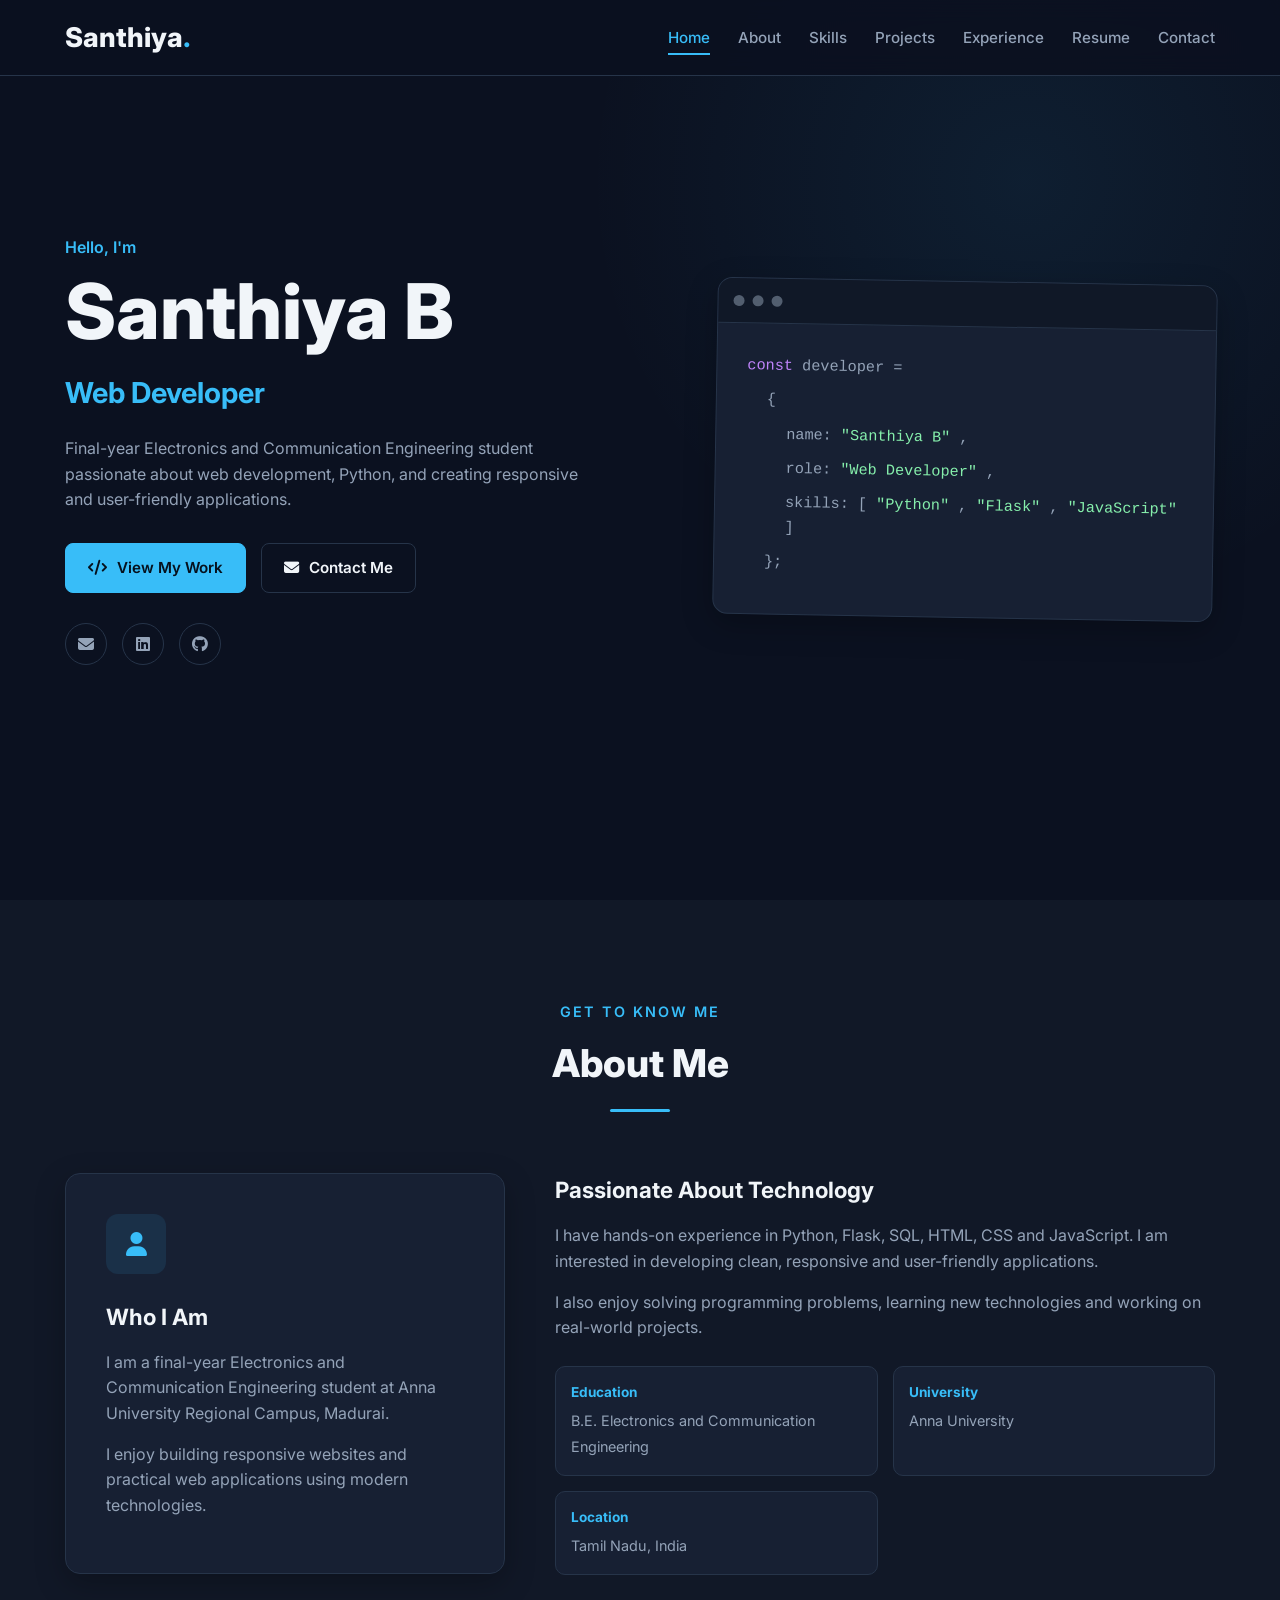
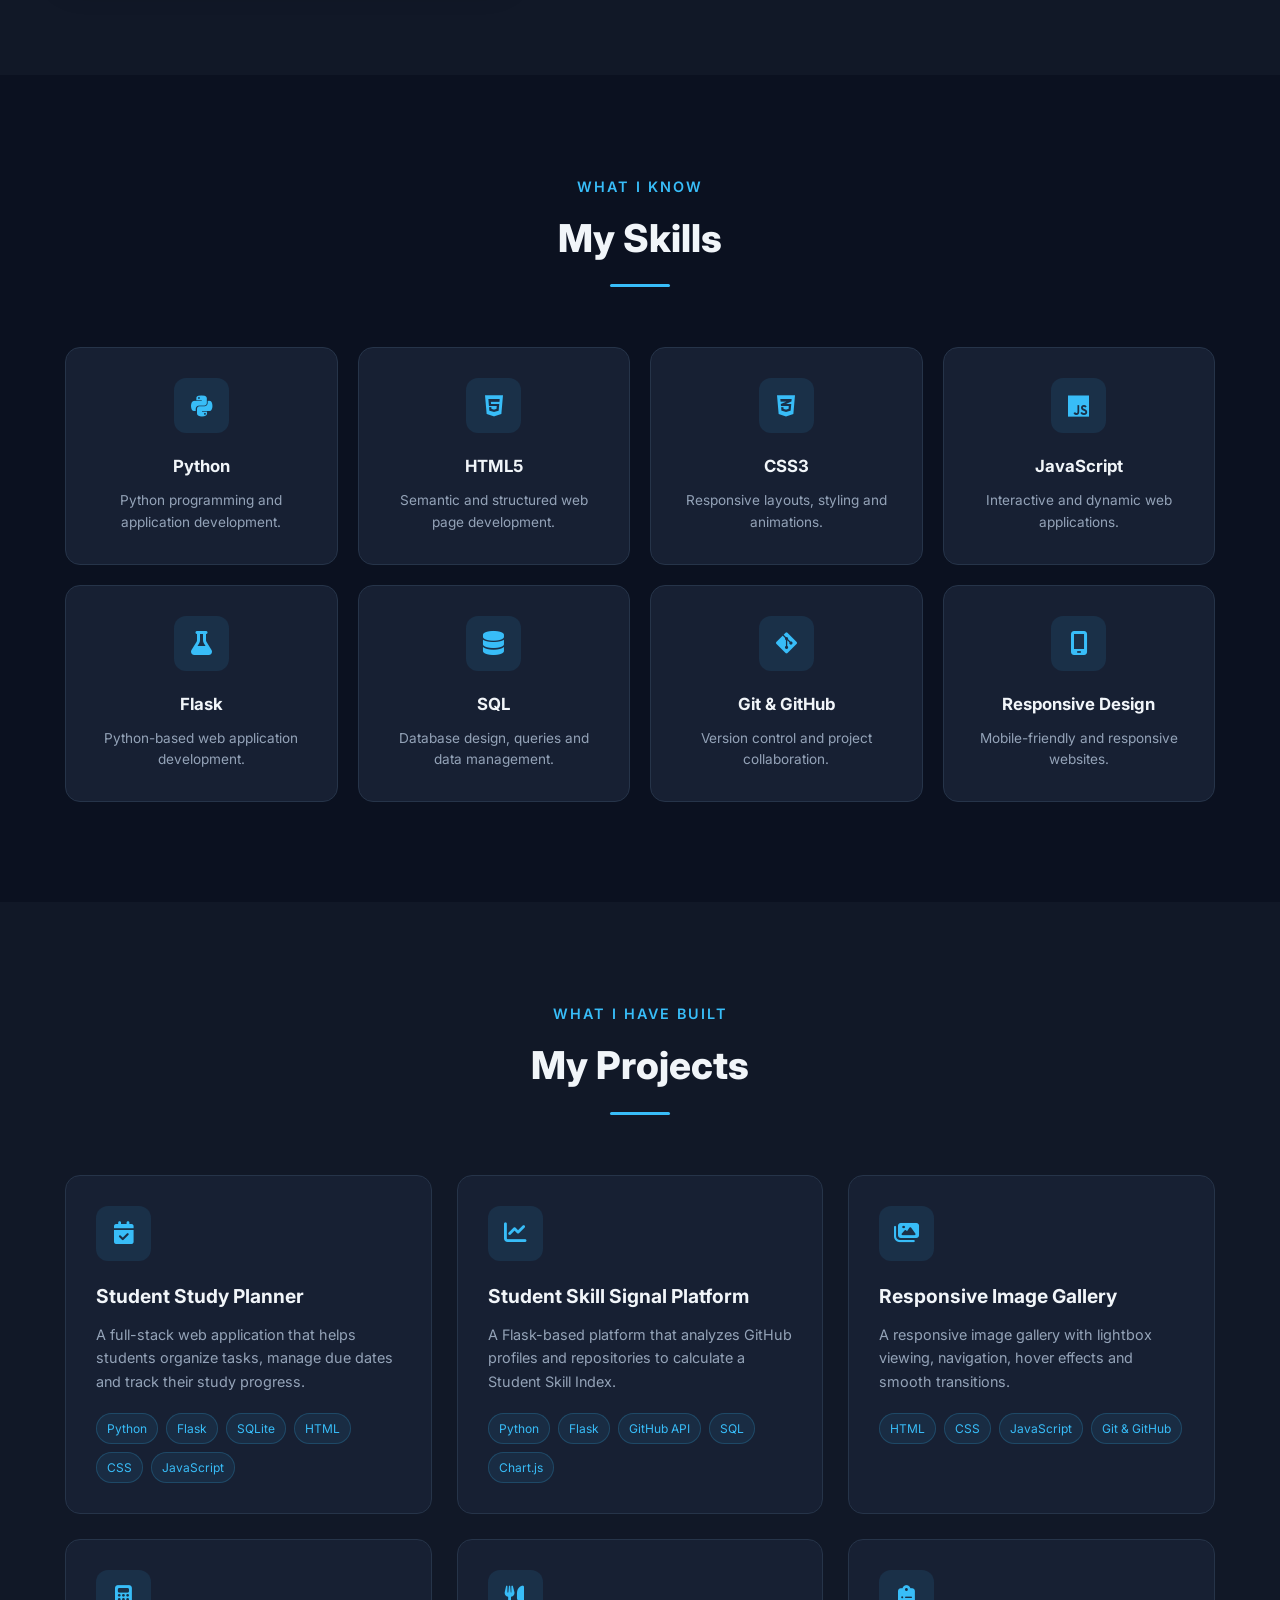
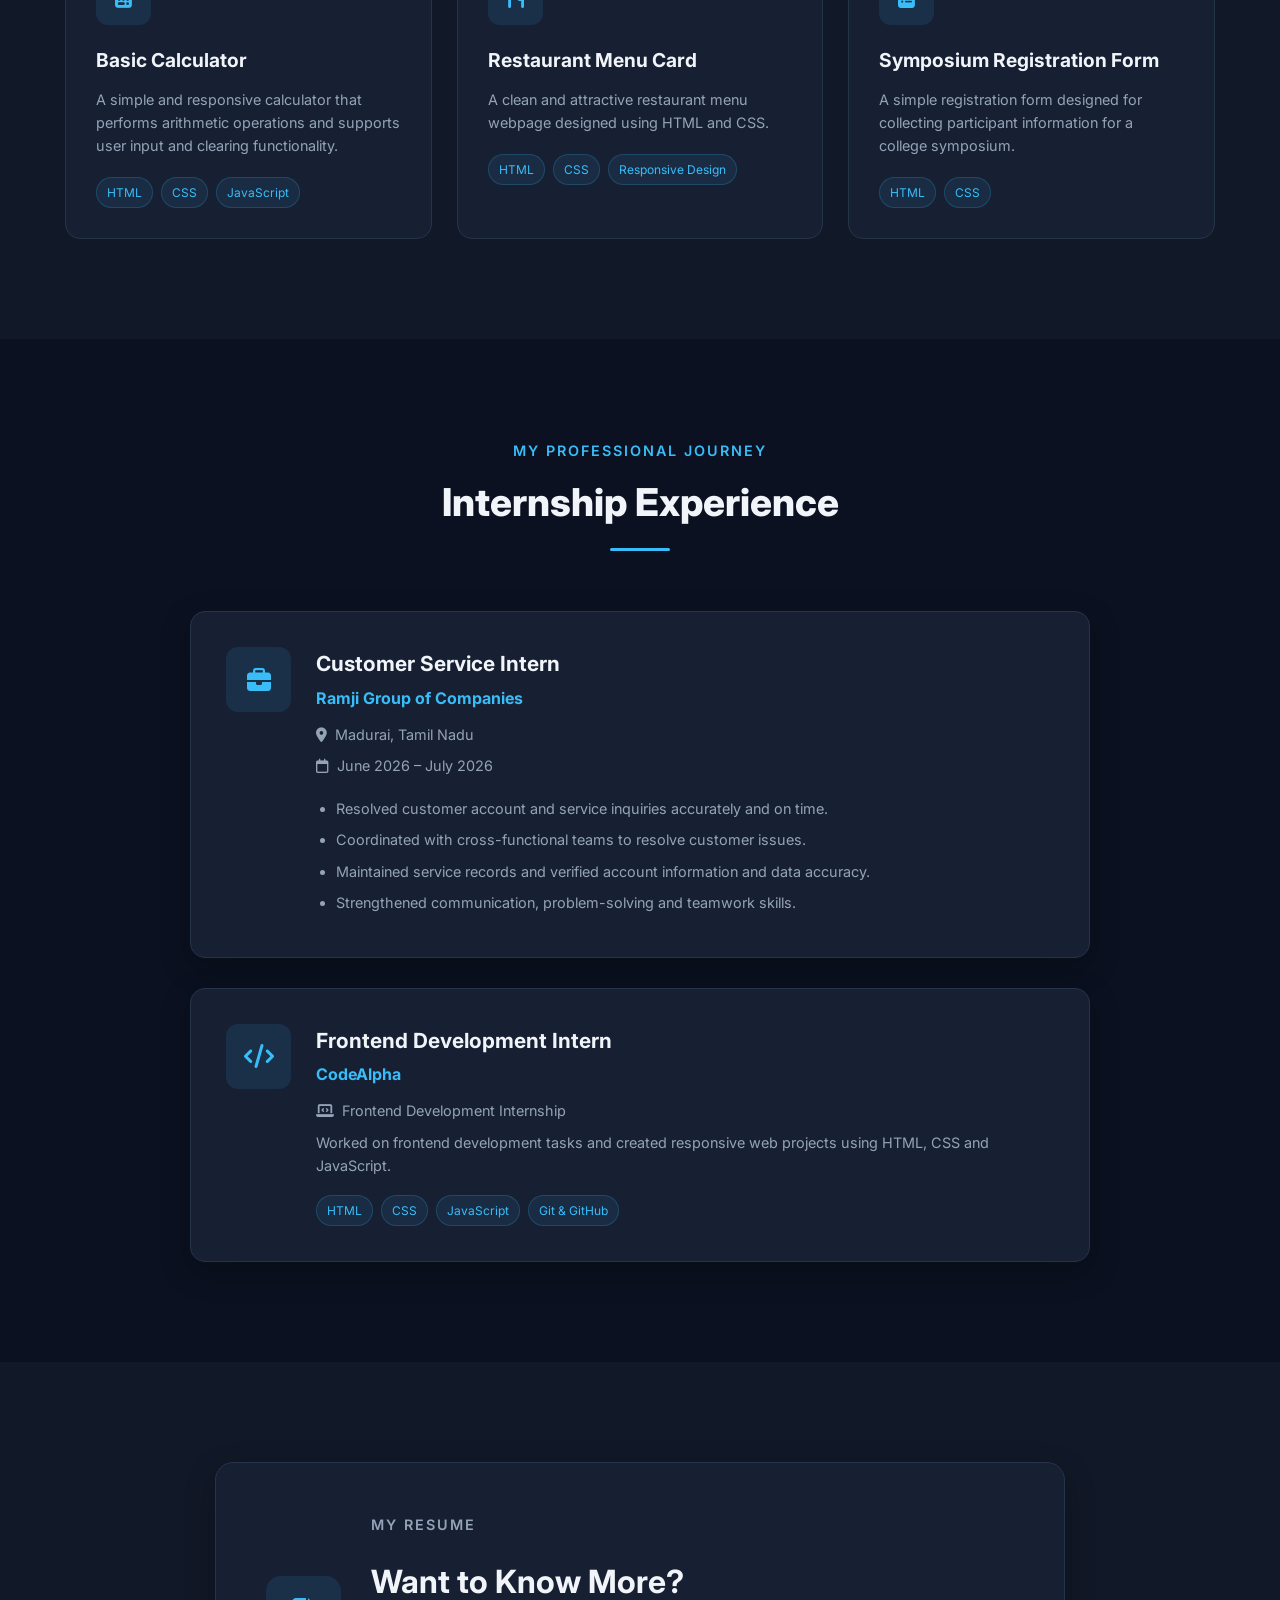
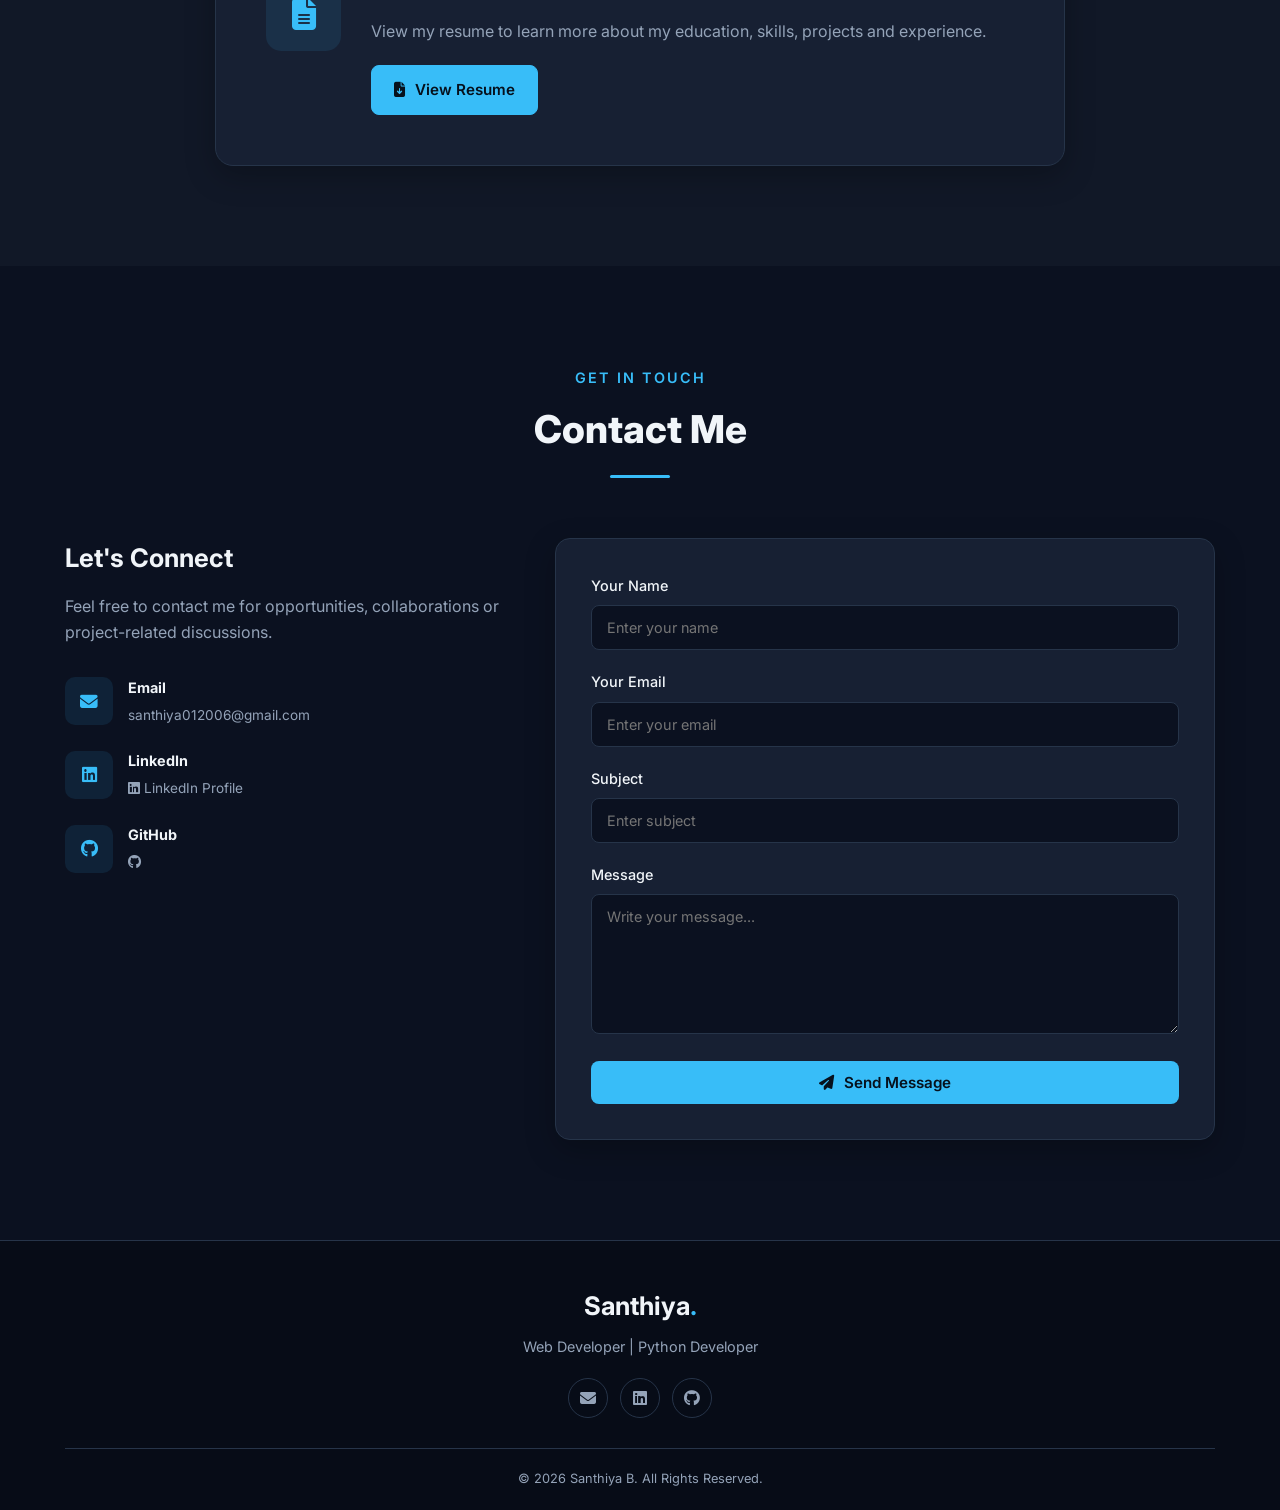
<file: index.html>
<!DOCTYPE html>
<html lang="en">

<head>

    <meta charset="UTF-8">

    <meta name="viewport" content="width=device-width, initial-scale=1.0">

    <title>Santhiya B | Web Developer</title>


    <!-- Google Font -->

    <link
        rel="preconnect"
        href="https://fonts.googleapis.com"
    >

    <link
        rel="preconnect"
        href="https://fonts.googleapis.com"
        crossorigin
    >

    <link
        href="https://fonts.googleapis.com/css2?family=Inter:wght@400;500;600;700;800&display=swap"
        rel="stylesheet"
    >


    <!-- Font Awesome -->

    <link
        rel="stylesheet"
        href="https://cdnjs.cloudflare.com/ajax/libs/font-awesome/6.5.2/css/all.min.css"
    >


    <!-- Portfolio CSS -->
<link rel="stylesheet" href="style.css">

</head>


<body>


    <!-- =====================================================
         NAVBAR
    ====================================================== -->

    <header class="navbar">

        <div class="nav-container">


            <!-- Logo -->

            <a href="#home" class="logo">
                Santhiya<span>.</span>
            </a>


            <!-- Mobile Menu Button -->

            <button
                class="menu-btn"
                id="menuBtn"
                aria-label="Toggle navigation"
            >

                <i class="fa-solid fa-bars"></i>

            </button>


            <!-- Navigation -->

            <nav>

                <ul
                    class="nav-links"
                    id="navLinks"
                >

                    <li>
                        <a
                            href="#home"
                            class="nav-link active"
                        >
                            Home
                        </a>
                    </li>

                    <li>
                        <a
                            href="#about"
                            class="nav-link"
                        >
                            About
                        </a>
                    </li>

                    <li>
                        <a
                            href="#skills"
                            class="nav-link"
                        >
                            Skills
                        </a>
                    </li>

                    <li>
                        <a
                            href="#projects"
                            class="nav-link"
                        >
                            Projects
                        </a>
                    </li>

                    <li>
                        <a
                            href="#experience"
                            class="nav-link"
                        >
                            Experience
                        </a>
                    </li>

                    <li>
                        <a
                            href="#resume"
                            class="nav-link"
                        >
                            Resume
                        </a>
                    </li>

                    <li>
                        <a
                            href="#contact"
                            class="nav-link"
                        >
                            Contact
                        </a>
                    </li>

                </ul>

            </nav>

        </div>

    </header>



    <!-- =====================================================
         HERO SECTION
    ====================================================== -->

    <section
        id="home"
        class="hero section"
    >

        <div class="hero-container">


            <!-- Hero Content -->

            <div class="hero-content">

                <p class="hero-greeting">
                    Hello, I'm
                </p>


                <h1>
                    Santhiya B
                </h1>


                <h2>

                    <span class="typing-text">
                        Web Developer
                    </span>

                </h2>


                <p class="hero-description">

                    Final-year Electronics and Communication Engineering
                    student passionate about web development, Python,
                    and creating responsive and user-friendly applications.

                </p>


                <!-- Buttons -->

                <div class="hero-buttons">

                    <a
                        href="#projects"
                        class="btn primary-btn"
                    >

                        <i class="fa-solid fa-code"></i>

                        View My Work

                    </a>


                    <a
                        href="#contact"
                        class="btn secondary-btn"
                    >

                        <i class="fa-solid fa-envelope"></i>

                        Contact Me

                    </a>

                </div>


                <!-- Social Links -->

                <div class="social-links">

                    <a
                        href="mailto:santhiya012006@gmail.com"
                        aria-label="Email"
                    >

                        <i class="fa-solid fa-envelope"></i>

                    </a>


                    <a
                        href="https://www.linkedin.com/in/santhiya-b-30a8252a3/"
                        target="_blank"
                        rel="noopener noreferrer"
                        aria-label="LinkedIn"
                    >

                        <i class="fa-brands fa-linkedin"></i>

                    </a>


                    <a
                        href="https://github.com/santhiya012006-wq"
                        target="_blank"
                        rel="noopener noreferrer"
                        aria-label="GitHub"
                    >

                        <i class="fa-brands fa-github"></i>

                    </a>

                </div>

            </div>



            <!-- Code Card -->

            <div class="hero-code-card">

                <div class="code-header">

                    <span></span>
                    <span></span>
                    <span></span>

                </div>


                <div class="code-content">

                    <p>

                        <span class="code-keyword">
                            const
                        </span>

                        developer =

                    </p>


                    <p class="code-indent">
                        {
                    </p>


                    <p class="code-indent-2">

                        name:

                        <span class="code-string">
                            "Santhiya B"
                        </span>,

                    </p>


                    <p class="code-indent-2">

                        role:

                        <span class="code-string">
                            "Web Developer"
                        </span>,

                    </p>


                    <p class="code-indent-2">

                        skills: [

                        <span class="code-string">
                            "Python"
                        </span>,

                        <span class="code-string">
                            "Flask"
                        </span>,

                        <span class="code-string">
                            "JavaScript"
                        </span>

                        ]

                    </p>


                    <p class="code-indent">
                        };
                    </p>

                </div>

            </div>

        </div>

    </section>



    <!-- =====================================================
         ABOUT SECTION
    ====================================================== -->

    <section
        id="about"
        class="about section"
    >

        <div class="container">


            <div class="section-heading">

                <p class="section-subtitle">
                    Get To Know Me
                </p>

                <h2>
                    About Me
                </h2>

            </div>


            <div class="about-container">


                <!-- About Card -->

                <div class="about-card">

                    <div class="about-icon">

                        <i class="fa-solid fa-user"></i>

                    </div>


                    <h3>
                        Who I Am
                    </h3>


                    <p>

                        I am a final-year Electronics and Communication
                        Engineering student at Anna University Regional
                        Campus, Madurai.

                    </p>


                    <p>

                        I enjoy building responsive websites and practical
                        web applications using modern technologies.

                    </p>

                </div>



                <!-- About Content -->

                <div class="about-content">

                    <h3>
                        Passionate About Technology
                    </h3>


                    <p>

                        I have hands-on experience in Python, Flask,
                        SQL, HTML, CSS and JavaScript. I am interested
                        in developing clean, responsive and
                        user-friendly applications.

                    </p>


                    <p>

                        I also enjoy solving programming problems,
                        learning new technologies and working on
                        real-world projects.

                    </p>


                    <div class="about-details">


                        <div>

                            <strong>
                                Education
                            </strong>

                            <span>
                                B.E. Electronics and Communication Engineering
                            </span>

                        </div>


                        <div>

                            <strong>
                                University
                            </strong>

                            <span>
                                Anna University
                            </span>

                        </div>


                        <div>

                            <strong>
                                Location
                            </strong>

                            <span>
                                Tamil Nadu, India
                            </span>

                        </div>

                    </div>

                </div>

            </div>

        </div>

    </section>



    <!-- =====================================================
         SKILLS SECTION
    ====================================================== -->

    <section
        id="skills"
        class="skills section"
    >

        <div class="container">


            <div class="section-heading">

                <p class="section-subtitle">
                    What I Know
                </p>

                <h2>
                    My Skills
                </h2>

            </div>


            <div class="skills-grid">


                <!-- Python -->

                <div class="skill-card">

                    <div class="skill-icon">

                        <i class="fa-brands fa-python"></i>

                    </div>

                    <h3>
                        Python
                    </h3>

                    <p>
                        Python programming and application development.
                    </p>

                </div>



                <!-- HTML -->

                <div class="skill-card">

                    <div class="skill-icon">

                        <i class="fa-brands fa-html5"></i>

                    </div>

                    <h3>
                        HTML5
                    </h3>

                    <p>
                        Semantic and structured web page development.
                    </p>

                </div>



                <!-- CSS -->

                <div class="skill-card">

                    <div class="skill-icon">

                        <i class="fa-brands fa-css3-alt"></i>

                    </div>

                    <h3>
                        CSS3
                    </h3>

                    <p>
                        Responsive layouts, styling and animations.
                    </p>

                </div>



                <!-- JavaScript -->

                <div class="skill-card">

                    <div class="skill-icon">

                        <i class="fa-brands fa-js"></i>

                    </div>

                    <h3>
                        JavaScript
                    </h3>

                    <p>
                        Interactive and dynamic web applications.
                    </p>

                </div>



                <!-- Flask -->

                <div class="skill-card">

                    <div class="skill-icon">

                        <i class="fa-solid fa-flask"></i>

                    </div>

                    <h3>
                        Flask
                    </h3>

                    <p>
                        Python-based web application development.
                    </p>

                </div>



                <!-- SQL -->

                <div class="skill-card">

                    <div class="skill-icon">

                        <i class="fa-solid fa-database"></i>

                    </div>

                    <h3>
                        SQL
                    </h3>

                    <p>
                        Database design, queries and data management.
                    </p>

                </div>



                <!-- Git -->

                <div class="skill-card">

                    <div class="skill-icon">

                        <i class="fa-brands fa-git-alt"></i>

                    </div>

                    <h3>
                        Git & GitHub
                    </h3>

                    <p>
                        Version control and project collaboration.
                    </p>

                </div>



                <!-- Responsive Design -->

                <div class="skill-card">

                    <div class="skill-icon">

                        <i class="fa-solid fa-mobile-screen"></i>

                    </div>

                    <h3>
                        Responsive Design
                    </h3>

                    <p>
                        Mobile-friendly and responsive websites.
                    </p>

                </div>

            </div>

        </div>

    </section>



    <!-- =====================================================
         PROJECTS SECTION
    ====================================================== -->

    <section
        id="projects"
        class="projects section"
    >

        <div class="container">


            <div class="section-heading">

                <p class="section-subtitle">
                    What I Have Built
                </p>

                <h2>
                    My Projects
                </h2>

            </div>


            <div class="projects-grid">


                <!-- Project 1 -->

                <div class="project-card">

                    <div class="project-icon">

                        <i class="fa-solid fa-calendar-check"></i>

                    </div>


                    <div class="project-content">

                        <h3>
                            Student Study Planner
                        </h3>


                        <p>

                            A full-stack web application that helps
                            students organize tasks, manage due dates
                            and track their study progress.

                        </p>


                        <div class="project-tags">

                            <span>Python</span>
                            <span>Flask</span>
                            <span>SQLite</span>
                            <span>HTML</span>
                            <span>CSS</span>
                            <span>JavaScript</span>

                        </div>

                    </div>

                </div>



                <!-- Project 2 -->

                <div class="project-card">

                    <div class="project-icon">

                        <i class="fa-solid fa-chart-line"></i>

                    </div>


                    <div class="project-content">

                        <h3>
                            Student Skill Signal Platform
                        </h3>


                        <p>

                            A Flask-based platform that analyzes GitHub
                            profiles and repositories to calculate a
                            Student Skill Index.

                        </p>


                        <div class="project-tags">

                            <span>Python</span>
                            <span>Flask</span>
                            <span>GitHub API</span>
                            <span>SQL</span>
                            <span>Chart.js</span>

                        </div>

                    </div>

                </div>



                <!-- Project 3 -->

                <div class="project-card">

                    <div class="project-icon">

                        <i class="fa-solid fa-images"></i>

                    </div>


                    <div class="project-content">

                        <h3>
                            Responsive Image Gallery
                        </h3>


                        <p>

                            A responsive image gallery with lightbox
                            viewing, navigation, hover effects and
                            smooth transitions.

                        </p>


                        <div class="project-tags">

                            <span>HTML</span>
                            <span>CSS</span>
                            <span>JavaScript</span>
                            <span>Git & GitHub</span>

                        </div>

                    </div>

                </div>



                <!-- Project 4 -->

                <div class="project-card">

                    <div class="project-icon">

                        <i class="fa-solid fa-calculator"></i>

                    </div>


                    <div class="project-content">

                        <h3>
                            Basic Calculator
                        </h3>


                        <p>

                            A simple and responsive calculator that
                            performs arithmetic operations and supports
                            user input and clearing functionality.

                        </p>


                        <div class="project-tags">

                            <span>HTML</span>
                            <span>CSS</span>
                            <span>JavaScript</span>

                        </div>

                    </div>

                </div>



                <!-- Project 5 -->

                <div class="project-card">

                    <div class="project-icon">

                        <i class="fa-solid fa-utensils"></i>

                    </div>


                    <div class="project-content">

                        <h3>
                            Restaurant Menu Card
                        </h3>


                        <p>

                            A clean and attractive restaurant menu
                            webpage designed using HTML and CSS.

                        </p>


                        <div class="project-tags">

                            <span>HTML</span>
                            <span>CSS</span>
                            <span>Responsive Design</span>

                        </div>

                    </div>

                </div>



                <!-- Project 6 -->

                <div class="project-card">

                    <div class="project-icon">

                        <i class="fa-solid fa-clipboard-list"></i>

                    </div>


                    <div class="project-content">

                        <h3>
                            Symposium Registration Form
                        </h3>


                        <p>

                            A simple registration form designed for
                            collecting participant information for
                            a college symposium.

                        </p>


                        <div class="project-tags">

                            <span>HTML</span>
                            <span>CSS</span>

                        </div>

                    </div>

                </div>

            </div>

        </div>

    </section>



    <!-- =====================================================
         INTERNSHIP EXPERIENCE
    ====================================================== -->

    <section
        id="experience"
        class="experience section"
    >

        <div class="container">


            <div class="section-heading">

                <p class="section-subtitle">
                    My Professional Journey
                </p>

                <h2>
                    Internship Experience
                </h2>

            </div>


            <div class="experience-container">


                <!-- =================================================
                     CUSTOMER SERVICE INTERNSHIP
                ================================================== -->

                <div class="experience-card">


                    <div class="experience-icon">

                        <i class="fa-solid fa-briefcase"></i>

                    </div>


                    <div class="experience-content">

                        <h3>
                            Customer Service Intern
                        </h3>


                        <h4>
                            Ramji Group of Companies
                        </h4>


                        <p class="experience-location">

                            <i class="fa-solid fa-location-dot"></i>

                            Madurai, Tamil Nadu

                        </p>


                        <p class="experience-date">

                            <i class="fa-regular fa-calendar"></i>

                            June 2026 – July 2026

                        </p>


                        <ul>

                            <li>

                                Resolved customer account and service
                                inquiries accurately and on time.

                            </li>


                            <li>

                                Coordinated with cross-functional teams
                                to resolve customer issues.

                            </li>


                            <li>

                                Maintained service records and verified
                                account information and data accuracy.

                            </li>


                            <li>

                                Strengthened communication,
                                problem-solving and teamwork skills.

                            </li>

                        </ul>

                    </div>

                </div>



                <!-- =================================================
                     CODEALPHA INTERNSHIP
                ================================================== -->

                <div class="experience-card">


                    <div class="experience-icon">

                        <i class="fa-solid fa-code"></i>

                    </div>


                    <div class="experience-content">

                        <h3>
                            Frontend Development Intern
                        </h3>


                        <h4>
                            CodeAlpha
                        </h4>


                        <p class="experience-date">

                            <i class="fa-solid fa-laptop-code"></i>

                            Frontend Development Internship

                        </p>


                        <p>

                            Worked on frontend development tasks and
                            created responsive web projects using
                            HTML, CSS and JavaScript.

                        </p>


                        <div class="experience-tags">

                            <span>
                                HTML
                            </span>

                            <span>
                                CSS
                            </span>

                            <span>
                                JavaScript
                            </span>

                            <span>
                                Git & GitHub
                            </span>

                        </div>

                    </div>

                </div>

            </div>

        </div>

    </section>



    <!-- =====================================================
         RESUME SECTION
    ====================================================== -->

    <section
        id="resume"
        class="resume section"
    >

        <div class="container">


            <div class="resume-container">


                <div class="resume-icon">

                    <i class="fa-solid fa-file-lines"></i>

                </div>


                <div class="resume-content">

                    <p class="section-subtitle">
                        My Resume
                    </p>


                    <h2>
                        Want to Know More?
                    </h2>


                    <p>

                        View my resume to learn more about my
                        education, skills, projects and experience.

                    </p>


                  <a href="Santhiya_B_Resume_.pdf"
   target="_blank"
   class="btn primary-btn">
    <i class="fa-solid fa-file-arrow-down"></i>
    View Resume
</a>

                </div>

            </div>

        </div>

    </section>



    <!-- =====================================================
         CONTACT SECTION
    ====================================================== -->

    <section
        id="contact"
        class="contact section"
    >

        <div class="container">


            <div class="section-heading">

                <p class="section-subtitle">
                    Get In Touch
                </p>

                <h2>
                    Contact Me
                </h2>

            </div>


            <div class="contact-container">


                <!-- Contact Information -->

                <div class="contact-info">

                    <h3>
                        Let's Connect
                    </h3>


                    <p>

                        Feel free to contact me for opportunities,
                        collaborations or project-related discussions.

                    </p>



                    <!-- Email -->

                    <div class="contact-item">

                        <div class="contact-item-icon">

                            <i class="fa-solid fa-envelope"></i>

                        </div>


                        <div>

                            <h4>
                                Email
                            </h4>


                            <a
                                href="mailto:santhiya012006@gmail.com"
                            >

                                santhiya012006@gmail.com

                            </a>

                        </div>

                    </div>



                    <!-- LinkedIn -->

                    <div class="contact-item">

                        <div class="contact-item-icon">

                            <i class="fa-brands fa-linkedin"></i>

                        </div>


                        <div>

                            <h4>
                                LinkedIn
                            </h4>


                            <a
                                href="https://www.linkedin.com/in/santhiya-b-30a8252a3/"
                                target="_blank"
                                rel="noopener noreferrer"
                                aria-label="LinkedIn"
                            >
                            <i class="fa-brands fa-linkedin"></i>

                                LinkedIn Profile

                            </a>

                        </div>

                    </div>



                    <!-- GitHub -->

                    <div class="contact-item">

                        <div class="contact-item-icon">

                            <i class="fa-brands fa-github"></i>

                        </div>


                        <div>

                            <h4>
                                GitHub
                            </h4>


                            <a
                                href="https://github.com/santhiya012006-wq"
                                target="_blank"
                                rel="noopener noreferrer"
                                aria-label="GitHub"
                            >
                            <i class="fa-brands fa-github"></i>

                            

                            </a>

                        </div>

                    </div>

                </div>



                <!-- Contact Form -->

                <form
                    class="contact-form"
                    id="contactForm"
                >


                    <!-- Name -->

                    <div class="form-group">

                        <label for="name">
                            Your Name
                        </label>


                        <input
                            type="text"
                            id="name"
                            name="name"
                            placeholder="Enter your name"
                            required
                        >

                    </div>



                    <!-- Email -->

                    <div class="form-group">

                        <label for="email">
                            Your Email
                        </label>


                        <input
                            type="email"
                            id="email"
                            name="email"
                            placeholder="Enter your email"
                            required
                        >

                    </div>



                    <!-- Subject -->

                    <div class="form-group">

                        <label for="subject">
                            Subject
                        </label>


                        <input
                            type="text"
                            id="subject"
                            name="subject"
                            placeholder="Enter subject"
                            required
                        >

                    </div>



                    <!-- Message -->

                    <div class="form-group">

                        <label for="message">
                            Message
                        </label>


                        <textarea
                            id="message"
                            name="message"
                            rows="6"
                            placeholder="Write your message..."
                            required
                        ></textarea>

                    </div>



                    <!-- Submit -->

                    <button
                        type="submit"
                        class="btn primary-btn"
                    >

                        <i class="fa-solid fa-paper-plane"></i>

                        Send Message

                    </button>

                </form>

            </div>

        </div>

    </section>



    <!-- =====================================================
         FOOTER
    ====================================================== -->

    <footer class="footer">

        <div class="footer-container">


            <div class="footer-content">

                <h3>
                    Santhiya<span>.</span>
                </h3>


                <p>
                    Web Developer | Python Developer
                </p>


                <div class="footer-social">


                    <a
                        href="mailto:santhiya012006@gmail.com"
                        aria-label="Email"
                    >

                        <i class="fa-solid fa-envelope"></i>

                    </a>


                    <a
                        href="https://www.linkedin.com/in/santhiya-b-30a8252a3/"
                        target="_blank"
                        rel="noopener noreferrer"
                        aria-label="LinkedIn"
                    >

                        <i class="fa-brands fa-linkedin"></i>

                    </a>


                    <a
                        href="https://github.com/santhiya012006-wq"
                        target="_blank"
                        rel="noopener noreferrer"
                        aria-label="GitHub"
                    >

                        <i class="fa-brands fa-github"></i>

                    </a>

                </div>

            </div>


            <div class="footer-bottom">

                <p>

                    &copy;

                    <span id="currentYear"></span>

                    Santhiya B. All Rights Reserved.

                </p>

            </div>

        </div>

    </footer>



    <!-- =====================================================
         BACK TO TOP
    ====================================================== -->

    <button
        id="backToTop"
        class="back-to-top"
        aria-label="Back to top"
    >

        <i class="fa-solid fa-arrow-up"></i>

    </button>



    <!-- =====================================================
         JAVASCRIPT
    ====================================================== -->

   <script src="script.js"></script>


</body>

</html>
</file>
<file: style.css>
/* =========================================================
   PORTFOLIO WEBSITE - STYLE SHEET
   ========================================================= */


/* =========================================================
   RESET
   ========================================================= */

* {
    margin: 0;
    padding: 0;
    box-sizing: border-box;
}

html {
    scroll-behavior: smooth;
}

body {
    font-family: "Inter", sans-serif;
    background: var(--background);
    color: var(--text);
    line-height: 1.6;
    overflow-x: hidden;
}

a {
    text-decoration: none;
    color: inherit;
}

ul {
    list-style: none;
}

button,
input,
textarea {
    font-family: inherit;
}


/* =========================================================
   VARIABLES
   ========================================================= */

:root {
    --background: #0b1120;
    --background-light: #111827;
    --card: #172033;

    --text: #f1f5f9;
    --text-light: #94a3b8;

    --primary: #38bdf8;
    --primary-dark: #0ea5e9;

    --border: #263449;

    --shadow: 0 10px 30px rgba(0, 0, 0, 0.25);

    --container-width: 1150px;
}


/* =========================================================
   COMMON
   ========================================================= */

.container {
    width: 90%;
    max-width: var(--container-width);
    margin: 0 auto;
}

.section {
    padding: 100px 0;
}

.section-heading {
    text-align: center;
    margin-bottom: 60px;
}

.section-subtitle {
    color: var(--primary);
    font-size: 0.9rem;
    font-weight: 600;
    text-transform: uppercase;
    letter-spacing: 2px;
    margin-bottom: 10px;
}

.section-heading h2 {
    font-size: 2.4rem;
    font-weight: 800;
}

.section-heading h2::after {
    content: "";
    display: block;
    width: 60px;
    height: 3px;
    background: var(--primary);
    margin: 15px auto 0;
    border-radius: 5px;
}


/* =========================================================
   NAVBAR
   ========================================================= */

.navbar {
    position: fixed;
    top: 0;
    left: 0;
    width: 100%;
    z-index: 1000;

    background: rgba(11, 17, 32, 0.92);
    backdrop-filter: blur(12px);

    border-bottom: 1px solid var(--border);
}

.nav-container {
    width: 90%;
    max-width: var(--container-width);
    margin: auto;

    height: 75px;

    display: flex;
    align-items: center;
    justify-content: space-between;
}

.logo {
    font-size: 1.7rem;
    font-weight: 800;
    color: var(--text);
}

.logo span {
    color: var(--primary);
}

.nav-links {
    display: flex;
    align-items: center;
    gap: 28px;
}

.nav-link {
    position: relative;

    color: var(--text-light);
    font-size: 0.95rem;
    font-weight: 500;

    transition: 0.3s ease;
}

.nav-link:hover,
.nav-link.active {
    color: var(--primary);
}

.nav-link::after {
    content: "";

    position: absolute;
    left: 0;
    bottom: -8px;

    width: 0;
    height: 2px;

    background: var(--primary);

    transition: 0.3s ease;
}

.nav-link:hover::after,
.nav-link.active::after {
    width: 100%;
}


/* Mobile Menu Button */

.menu-btn {
    display: none;

    border: none;
    background: transparent;

    color: var(--text);

    font-size: 1.5rem;

    cursor: pointer;
}


/* =========================================================
   HERO
   ========================================================= */

.hero {
    min-height: 100vh;

    display: flex;
    align-items: center;

    padding-top: 100px;

    background:
        radial-gradient(
            circle at 80% 20%,
            rgba(56, 189, 248, 0.08),
            transparent 35%
        );
}

.hero-container {
    width: 90%;
    max-width: var(--container-width);

    margin: auto;

    display: grid;
    grid-template-columns: 1fr 1fr;

    gap: 70px;

    align-items: center;
}

.hero-content {
    max-width: 600px;
}

.hero-greeting {
    color: var(--primary);
    font-size: 1rem;
    font-weight: 600;
    margin-bottom: 10px;
}

.hero h1 {
    font-size: clamp(3rem, 6vw, 5rem);
    line-height: 1.1;

    font-weight: 800;

    margin-bottom: 15px;
}

.hero h2 {
    font-size: 1.8rem;
    color: var(--text-light);

    min-height: 45px;

    margin-bottom: 20px;
}

.typing-text {
    color: var(--primary);
}

.hero-description {
    color: var(--text-light);

    max-width: 600px;

    font-size: 1rem;

    margin-bottom: 30px;
}


/* Hero Buttons */

.hero-buttons {
    display: flex;
    flex-wrap: wrap;
    gap: 15px;

    margin-bottom: 30px;
}

.btn {
    display: inline-flex;

    align-items: center;
    justify-content: center;

    gap: 10px;

    padding: 12px 22px;

    border-radius: 8px;

    font-size: 0.95rem;
    font-weight: 600;

    cursor: pointer;

    transition: 0.3s ease;
}

.primary-btn {
    background: var(--primary);
    color: #06111d;

    border: 1px solid var(--primary);
}

.primary-btn:hover {
    background: var(--primary-dark);
    border-color: var(--primary-dark);

    transform: translateY(-3px);

    box-shadow:
        0 8px 20px rgba(14, 165, 233, 0.25);
}

.secondary-btn {
    background: transparent;

    color: var(--text);

    border: 1px solid var(--border);
}

.secondary-btn:hover {
    color: var(--primary);
    border-color: var(--primary);

    transform: translateY(-3px);
}


/* Social Links */

.social-links {
    display: flex;
    gap: 15px;
}

.social-links a {
    width: 42px;
    height: 42px;

    display: flex;
    align-items: center;
    justify-content: center;

    border: 1px solid var(--border);

    border-radius: 50%;

    color: var(--text-light);

    transition: 0.3s ease;
}

.social-links a:hover {
    color: var(--primary);
    border-color: var(--primary);

    transform: translateY(-4px);
}


/* =========================================================
   CODE CARD
   ========================================================= */

.hero-code-card {
    width: 100%;

    max-width: 500px;

    margin-left: auto;

    background: var(--card);

    border: 1px solid var(--border);

    border-radius: 15px;

    overflow: hidden;

    box-shadow: var(--shadow);

    transform: rotate(1deg);

    transition: 0.3s ease;
}

.hero-code-card:hover {
    transform: rotate(0deg) translateY(-5px);

    border-color: var(--primary);
}

.code-header {
    height: 45px;

    display: flex;
    align-items: center;

    gap: 8px;

    padding: 0 15px;

    background: #101827;

    border-bottom: 1px solid var(--border);
}

.code-header span {
    width: 11px;
    height: 11px;

    border-radius: 50%;

    background: var(--text-light);

    opacity: 0.5;
}

.code-content {
    padding: 30px;

    font-family: "Courier New", monospace;

    font-size: 0.95rem;

    color: var(--text-light);
}

.code-content p {
    margin-bottom: 10px;
}

.code-indent {
    padding-left: 20px;
}

.code-indent-2 {
    padding-left: 40px;
}

.code-keyword {
    color: #c084fc;
}

.code-string {
    color: #86efac;
}


/* =========================================================
   ABOUT
   ========================================================= */

.about {
    background: var(--background-light);
}

.about-container {
    display: grid;

    grid-template-columns: 0.8fr 1.2fr;

    gap: 50px;

    align-items: center;
}

.about-card {
    background: var(--card);

    padding: 40px;

    border-radius: 15px;

    border: 1px solid var(--border);

    box-shadow: var(--shadow);

    transition: 0.3s ease;
}

.about-card:hover {
    transform: translateY(-5px);

    border-color: var(--primary);
}

.about-icon {
    width: 60px;
    height: 60px;

    display: flex;
    align-items: center;
    justify-content: center;

    border-radius: 12px;

    background: rgba(56, 189, 248, 0.1);

    color: var(--primary);

    font-size: 1.5rem;

    margin-bottom: 25px;
}

.about-card h3,
.about-content h3 {
    font-size: 1.4rem;

    margin-bottom: 15px;
}

.about-card p,
.about-content p {
    color: var(--text-light);

    margin-bottom: 15px;
}

.about-details {
    display: grid;

    grid-template-columns: 1fr 1fr;

    gap: 15px;

    margin-top: 25px;
}

.about-details div {
    padding: 15px;

    background: var(--card);

    border: 1px solid var(--border);

    border-radius: 10px;
}

.about-details strong {
    display: block;

    color: var(--primary);

    font-size: 0.85rem;

    margin-bottom: 5px;
}

.about-details span {
    color: var(--text-light);

    font-size: 0.9rem;
}


/* =========================================================
   SKILLS
   ========================================================= */

.skills {
    background: var(--background);
}

.skills-grid {
    display: grid;

    grid-template-columns: repeat(4, 1fr);

    gap: 20px;
}

.skill-card {
    padding: 30px 25px;

    background: var(--card);

    border: 1px solid var(--border);

    border-radius: 15px;

    text-align: center;

    transition: 0.3s ease;
}

.skill-card:hover {
    transform: translateY(-7px);

    border-color: var(--primary);

    box-shadow: var(--shadow);
}

.skill-icon {
    width: 55px;
    height: 55px;

    margin: 0 auto 20px;

    display: flex;
    align-items: center;
    justify-content: center;

    border-radius: 12px;

    background: rgba(56, 189, 248, 0.1);

    color: var(--primary);

    font-size: 1.5rem;
}

.skill-card h3 {
    font-size: 1.05rem;

    margin-bottom: 10px;
}

.skill-card p {
    color: var(--text-light);

    font-size: 0.85rem;
}


/* =========================================================
   PROJECTS
   ========================================================= */

.projects {
    background: var(--background-light);
}

.projects-grid {
    display: grid;

    grid-template-columns: repeat(3, 1fr);

    gap: 25px;
}

.project-card {
    background: var(--card);

    border: 1px solid var(--border);

    border-radius: 15px;

    padding: 30px;

    transition: 0.3s ease;

    height: 100%;
}

.project-card:hover {
    transform: translateY(-7px);

    border-color: var(--primary);

    box-shadow: var(--shadow);
}

.project-icon {
    width: 55px;
    height: 55px;

    display: flex;
    align-items: center;
    justify-content: center;

    border-radius: 12px;

    background: rgba(56, 189, 248, 0.1);

    color: var(--primary);

    font-size: 1.4rem;

    margin-bottom: 20px;
}

.project-content h3 {
    font-size: 1.2rem;

    margin-bottom: 12px;
}

.project-content p {
    color: var(--text-light);

    font-size: 0.9rem;

    margin-bottom: 20px;
}

.project-tags {
    display: flex;

    flex-wrap: wrap;

    gap: 8px;
}

.project-tags span,
.experience-tags span {
    padding: 5px 10px;

    background: rgba(56, 189, 248, 0.08);

    color: var(--primary);

    border: 1px solid rgba(56, 189, 248, 0.2);

    border-radius: 20px;

    font-size: 0.75rem;
}


/* =========================================================
   EXPERIENCE
   ========================================================= */

.experience {
    background: var(--background);
}

.experience-container {
    max-width: 900px;

    margin: auto;

    display: flex;

    flex-direction: column;

    gap: 30px;
}

.experience-card {
    width: 100%;

    display: flex;

    gap: 25px;

    padding: 35px;

    background: var(--card);

    border: 1px solid var(--border);

    border-radius: 15px;

    transition: 0.3s ease;

    box-shadow: var(--shadow);
}

.experience-card:hover {
    border-color: var(--primary);

    transform: translateY(-5px);
}

.experience-icon {
    min-width: 65px;
    height: 65px;

    display: flex;
    align-items: center;
    justify-content: center;

    background: rgba(56, 189, 248, 0.1);

    color: var(--primary);

    border-radius: 12px;

    font-size: 1.5rem;
}

.experience-content {
    flex: 1;
}

.experience-content h3 {
    font-size: 1.3rem;

    margin-bottom: 5px;
}

.experience-content h4 {
    color: var(--primary);

    font-size: 1rem;

    margin-bottom: 12px;
}

.experience-content p {
    color: var(--text-light);

    font-size: 0.9rem;

    margin-bottom: 8px;
}

.experience-location,
.experience-date {
    display: flex;

    align-items: center;

    gap: 8px;
}

.experience-content ul {
    margin-top: 20px;

    padding-left: 20px;

    list-style: disc;

    color: var(--text-light);
}

.experience-content li {
    margin-bottom: 8px;

    font-size: 0.9rem;
}

.experience-tags {
    display: flex;

    flex-wrap: wrap;

    gap: 8px;

    margin-top: 18px;
}


/* =========================================================
   RESUME
   ========================================================= */

.resume {
    background: var(--background-light);
}

.resume-container {
    max-width: 850px;

    margin: auto;

    padding: 50px;

    display: flex;

    align-items: center;

    gap: 30px;

    background: var(--card);

    border: 1px solid var(--border);

    border-radius: 18px;

    box-shadow: var(--shadow);
}

.resume-icon {
    min-width: 75px;
    height: 75px;

    display: flex;
    align-items: center;
    justify-content: center;

    background: rgba(56, 189, 248, 0.1);

    color: var(--primary);

    border-radius: 15px;

    font-size: 2rem;
}

.resume-content {
    flex: 1;
}

.resume-content h2 {
    font-size: 2rem;

    margin-bottom: 12px;
}

.resume-content p {
    color: var(--text-light);

    margin-bottom: 20px;
}


/* =========================================================
   CONTACT
   ========================================================= */

.contact {
    background: var(--background);
}

.contact-container {
    display: grid;

    grid-template-columns: 0.8fr 1.2fr;

    gap: 50px;

    align-items: start;
}

.contact-info h3 {
    font-size: 1.6rem;

    margin-bottom: 15px;
}

.contact-info > p {
    color: var(--text-light);

    margin-bottom: 30px;
}

.contact-item {
    display: flex;

    align-items: center;

    gap: 15px;

    margin-bottom: 22px;
}

.contact-item-icon {
    width: 48px;
    height: 48px;

    min-width: 48px;

    display: flex;
    align-items: center;
    justify-content: center;

    border-radius: 10px;

    background: rgba(56, 189, 248, 0.1);

    color: var(--primary);

    font-size: 1.1rem;
}

.contact-item h4 {
    font-size: 0.9rem;

    margin-bottom: 3px;
}

.contact-item a {
    color: var(--text-light);

    font-size: 0.85rem;

    transition: 0.3s ease;
}

.contact-item a:hover {
    color: var(--primary);
}


/* Contact Form */

.contact-form {
    padding: 35px;

    background: var(--card);

    border: 1px solid var(--border);

    border-radius: 15px;

    box-shadow: var(--shadow);
}

.form-group {
    margin-bottom: 20px;
}

.form-group label {
    display: block;

    color: var(--text);

    font-size: 0.9rem;

    font-weight: 500;

    margin-bottom: 8px;
}

.form-group input,
.form-group textarea {
    width: 100%;

    padding: 13px 15px;

    background: var(--background);

    color: var(--text);

    border: 1px solid var(--border);

    border-radius: 8px;

    outline: none;

    font-size: 0.9rem;

    transition: 0.3s ease;
}

.form-group input:focus,
.form-group textarea:focus {
    border-color: var(--primary);

    box-shadow:
        0 0 0 3px rgba(56, 189, 248, 0.08);
}

.form-group textarea {
    resize: vertical;

    min-height: 140px;
}

.contact-form .btn {
    width: 100%;

    border: none;
}


/* =========================================================
   FOOTER
   ========================================================= */

.footer {
    background: #070c17;

    border-top: 1px solid var(--border);

    padding: 45px 0 20px;
}

.footer-container {
    width: 90%;

    max-width: var(--container-width);

    margin: auto;

    text-align: center;
}

.footer-content h3 {
    font-size: 1.6rem;

    margin-bottom: 8px;
}

.footer-content h3 span {
    color: var(--primary);
}

.footer-content p {
    color: var(--text-light);

    font-size: 0.9rem;
}

.footer-social {
    display: flex;

    justify-content: center;

    gap: 12px;

    margin-top: 20px;
}

.footer-social a {
    width: 40px;
    height: 40px;

    display: flex;
    align-items: center;
    justify-content: center;

    border: 1px solid var(--border);

    border-radius: 50%;

    color: var(--text-light);

    transition: 0.3s ease;
}

.footer-social a:hover {
    color: var(--primary);

    border-color: var(--primary);

    transform: translateY(-3px);
}

.footer-bottom {
    margin-top: 30px;

    padding-top: 20px;

    border-top: 1px solid var(--border);
}

.footer-bottom p {
    color: var(--text-light);

    font-size: 0.8rem;
}


/* =========================================================
   BACK TO TOP
   ========================================================= */

.back-to-top {
    position: fixed;

    right: 25px;
    bottom: 25px;

    width: 45px;
    height: 45px;

    display: flex;
    align-items: center;
    justify-content: center;

    border: 1px solid var(--border);

    border-radius: 50%;

    background: var(--primary);

    color: #06111d;

    font-size: 1rem;

    cursor: pointer;

    opacity: 0;

    visibility: hidden;

    transform: translateY(15px);

    transition: 0.3s ease;

    z-index: 999;
}

.back-to-top.show {
    opacity: 1;

    visibility: visible;

    transform: translateY(0);
}

.back-to-top:hover {
    background: var(--primary-dark);

    transform: translateY(-3px);
}


/* =========================================================
   SCROLL REVEAL
   ========================================================= */

.reveal {
    opacity: 0;

    transform: translateY(30px);

    transition:
        opacity 0.7s ease,
        transform 0.7s ease;
}

.reveal.show {
    opacity: 1;

    transform: translateY(0);
}


/* =========================================================
   RESPONSIVE - 1000px
   ========================================================= */

@media (max-width: 1000px) {

    .skills-grid {
        grid-template-columns: repeat(3, 1fr);
    }

    .projects-grid {
        grid-template-columns: repeat(2, 1fr);
    }

    .hero-container {
        gap: 40px;
    }

}


/* =========================================================
   RESPONSIVE - 800px
   ========================================================= */

@media (max-width: 800px) {

    .nav-container {
        height: 70px;
    }

    .menu-btn {
        display: block;
    }

    .nav-links {
        position: absolute;

        top: 70px;
        left: 0;

        width: 100%;

        padding: 25px;

        display: none;

        flex-direction: column;

        align-items: center;

        gap: 20px;

        background: var(--background-light);

        border-bottom: 1px solid var(--border);
    }

    .nav-links.active {
        display: flex;
    }

    .nav-link::after {
        display: none;
    }


    .hero {
        padding-top: 110px;
    }

    .hero-container {
        grid-template-columns: 1fr;

        text-align: center;
    }

    .hero-content {
        max-width: 700px;

        margin: auto;
    }

    .hero-buttons {
        justify-content: center;
    }

    .social-links {
        justify-content: center;
    }

    .hero-code-card {
        margin: 20px auto 0;

        max-width: 600px;
    }


    .about-container {
        grid-template-columns: 1fr;
    }

    .about-card {
        max-width: 700px;

        margin: auto;
    }


    .skills-grid {
        grid-template-columns: repeat(2, 1fr);
    }


    .contact-container {
        grid-template-columns: 1fr;
    }

    .contact-info {
        max-width: 700px;

        margin: auto;
    }

}


/* =========================================================
   RESPONSIVE - 600px
   ========================================================= */

@media (max-width: 600px) {

    .section {
        padding: 75px 0;
    }

    .section-heading {
        margin-bottom: 40px;
    }

    .section-heading h2 {
        font-size: 2rem;
    }


    .hero h1 {
        font-size: 3rem;
    }

    .hero h2 {
        font-size: 1.4rem;
    }

    .hero-description {
        font-size: 0.9rem;
    }


    .hero-buttons {
        flex-direction: column;

        align-items: center;
    }

    .hero-buttons .btn {
        width: 220px;
    }


    .skills-grid {
        grid-template-columns: 1fr;
    }


    .projects-grid {
        grid-template-columns: 1fr;
    }


    .experience-card {
        flex-direction: column;

        padding: 25px;

        gap: 20px;
    }

    .experience-icon {
        width: 60px;

        min-width: 60px;
    }


    .resume-container {
        flex-direction: column;

        text-align: center;

        padding: 35px 25px;
    }

    .resume-content h2 {
        font-size: 1.6rem;
    }


    .contact-form {
        padding: 25px 20px;
    }


    .about-details {
        grid-template-columns: 1fr;
    }

}


/* =========================================================
   RESPONSIVE - 450px
   ========================================================= */

@media (max-width: 450px) {

    .container,
    .hero-container,
    .nav-container,
    .footer-container {
        width: 92%;
    }


    .logo {
        font-size: 1.4rem;
    }


    .hero h1 {
        font-size: 2.5rem;
    }


    .hero h2 {
        font-size: 1.2rem;
    }


    .hero-code-card {
        transform: none;
    }

    .code-content {
        padding: 20px;

        font-size: 0.75rem;

        overflow-x: auto;
    }


    .project-card,
    .skill-card {
        padding: 25px 20px;
    }


    .experience-content h3 {
        font-size: 1.15rem;
    }

    .experience-content ul {
        padding-left: 18px;
    }


    .back-to-top {
        right: 15px;

        bottom: 15px;

        width: 40px;

        height: 40px;
    }

}
</file>
